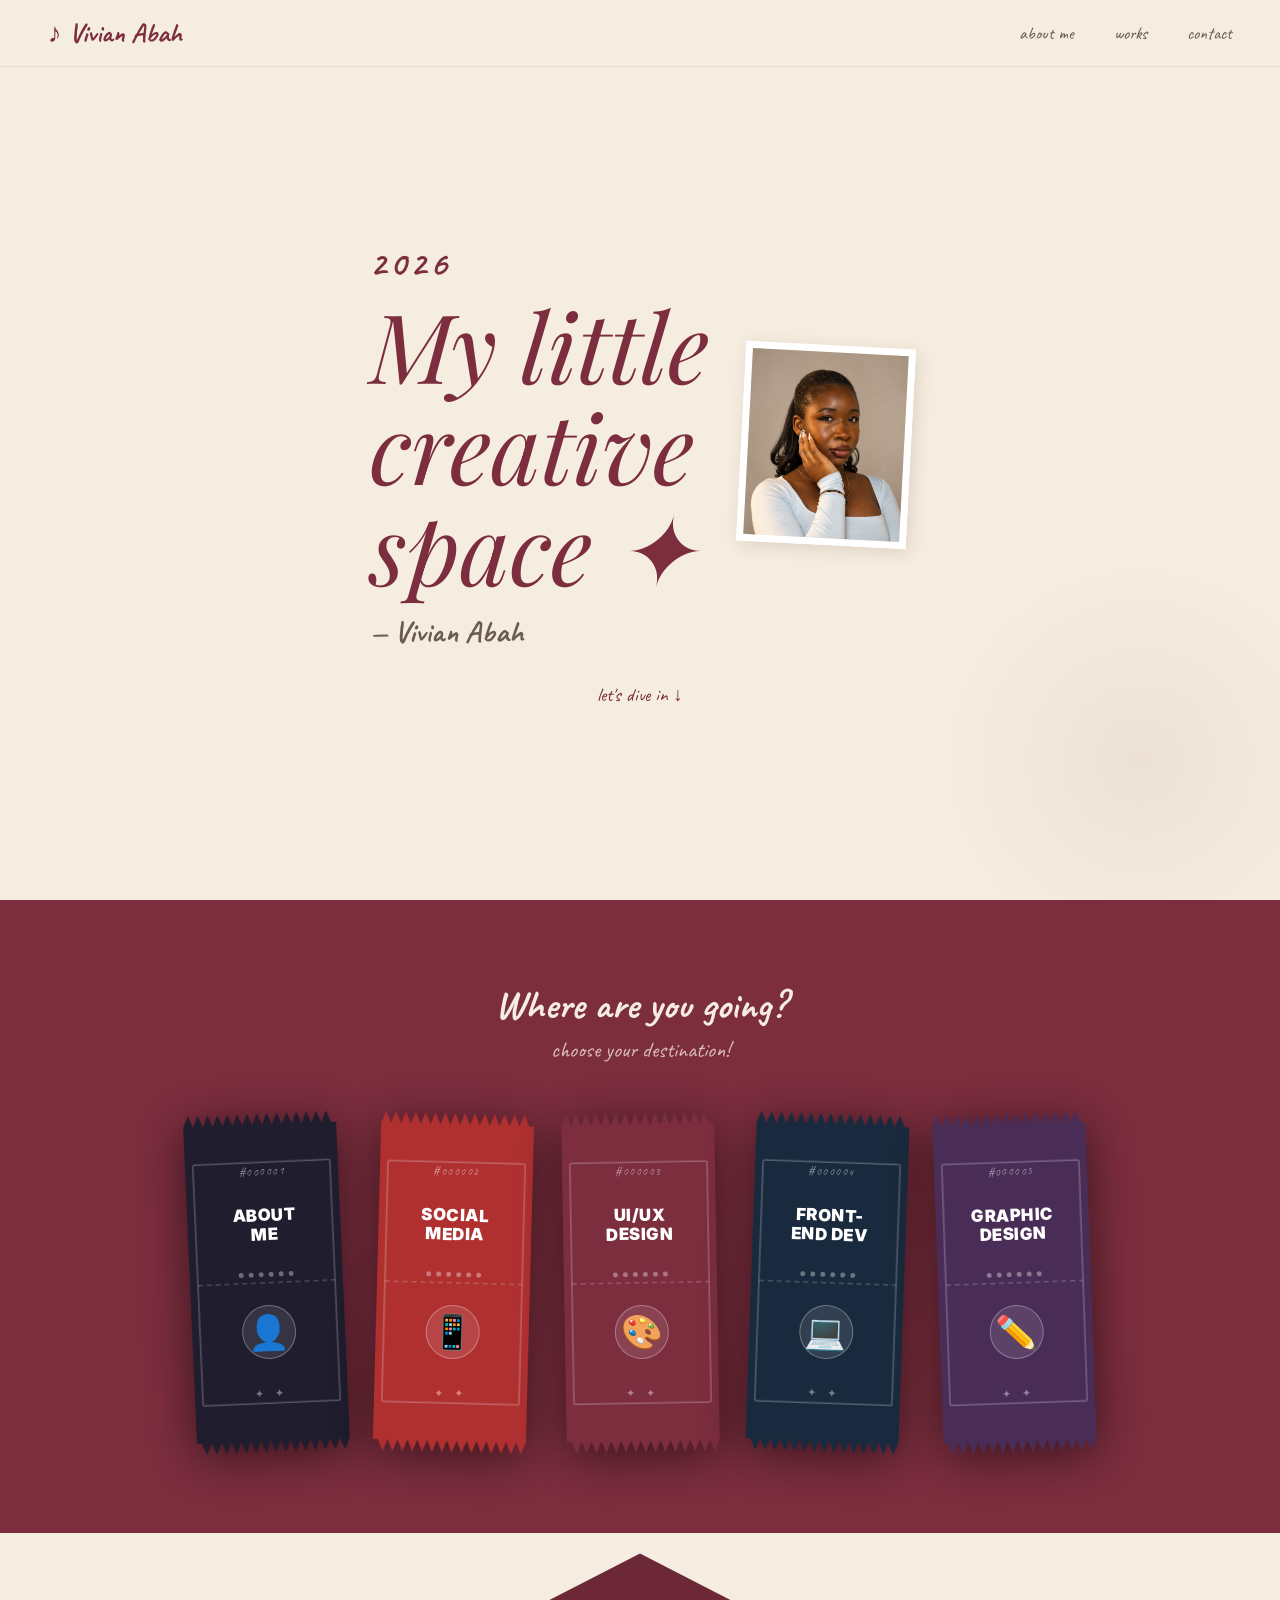
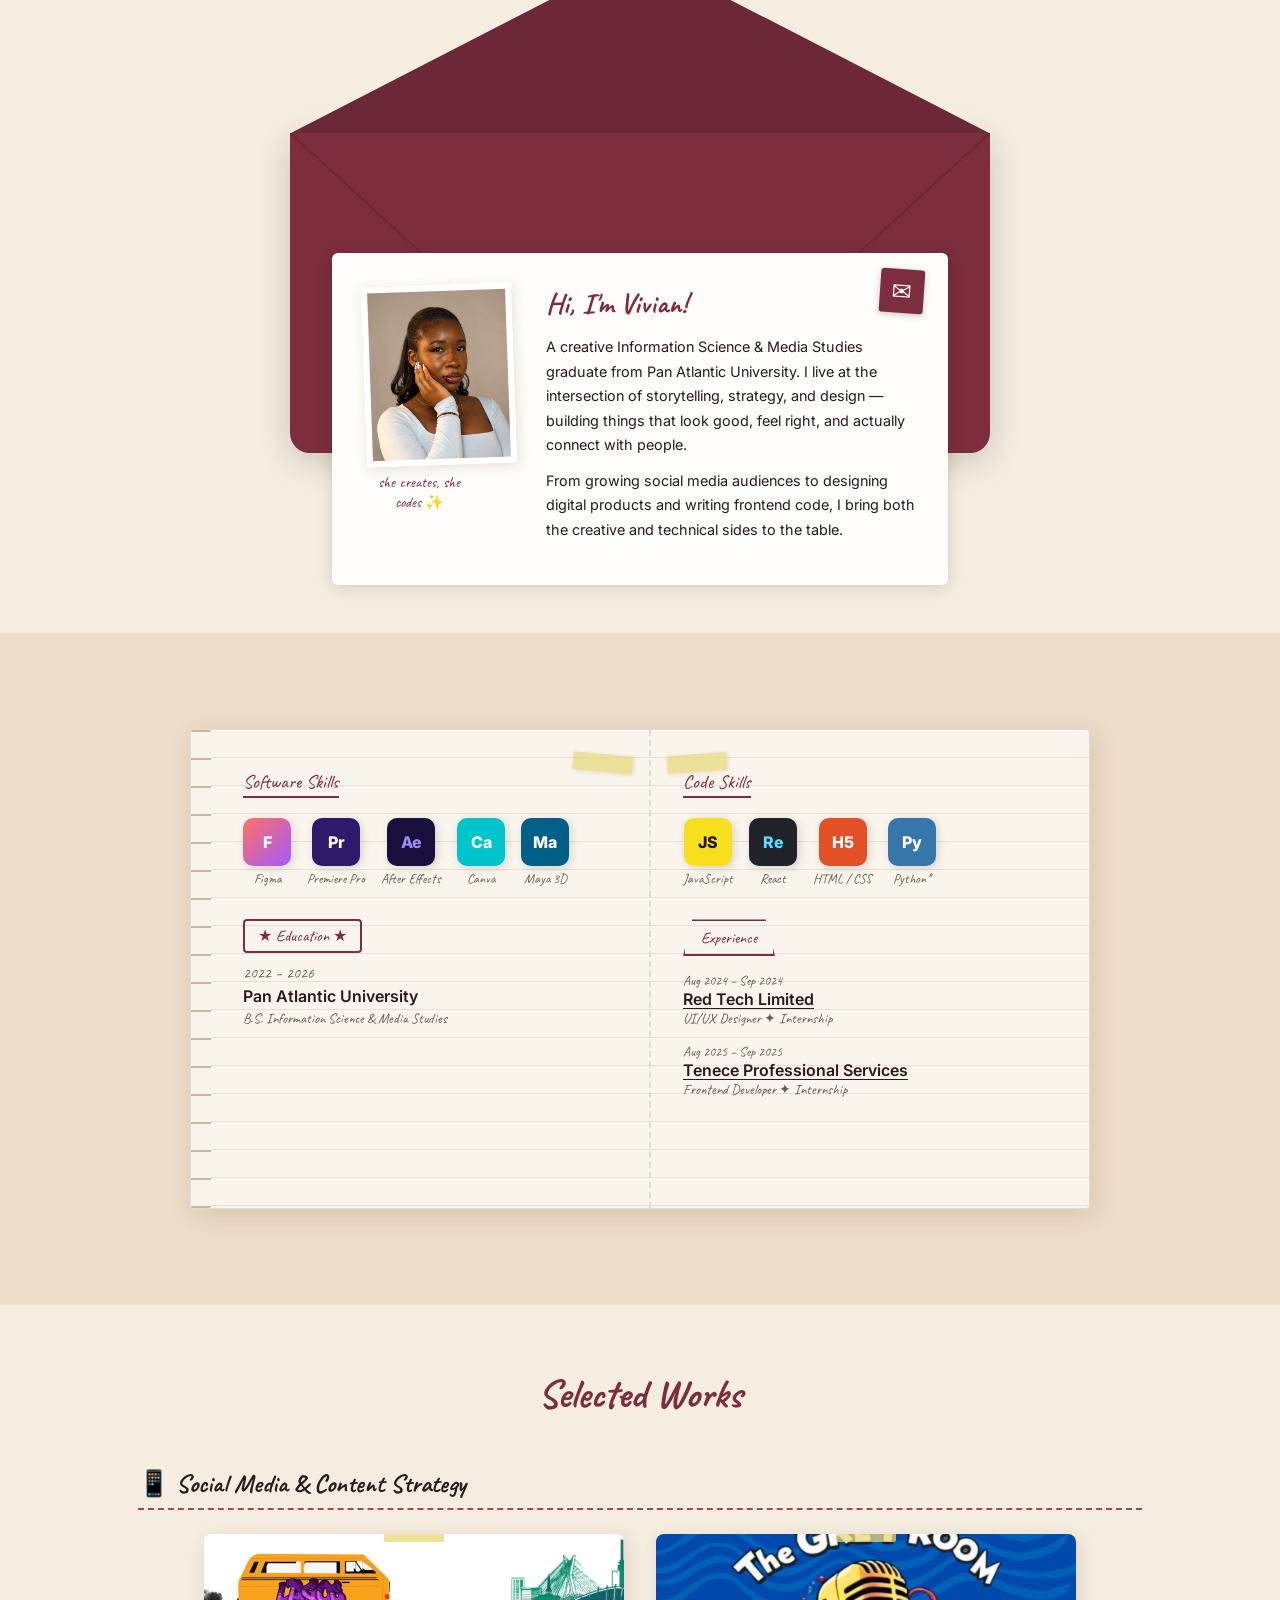
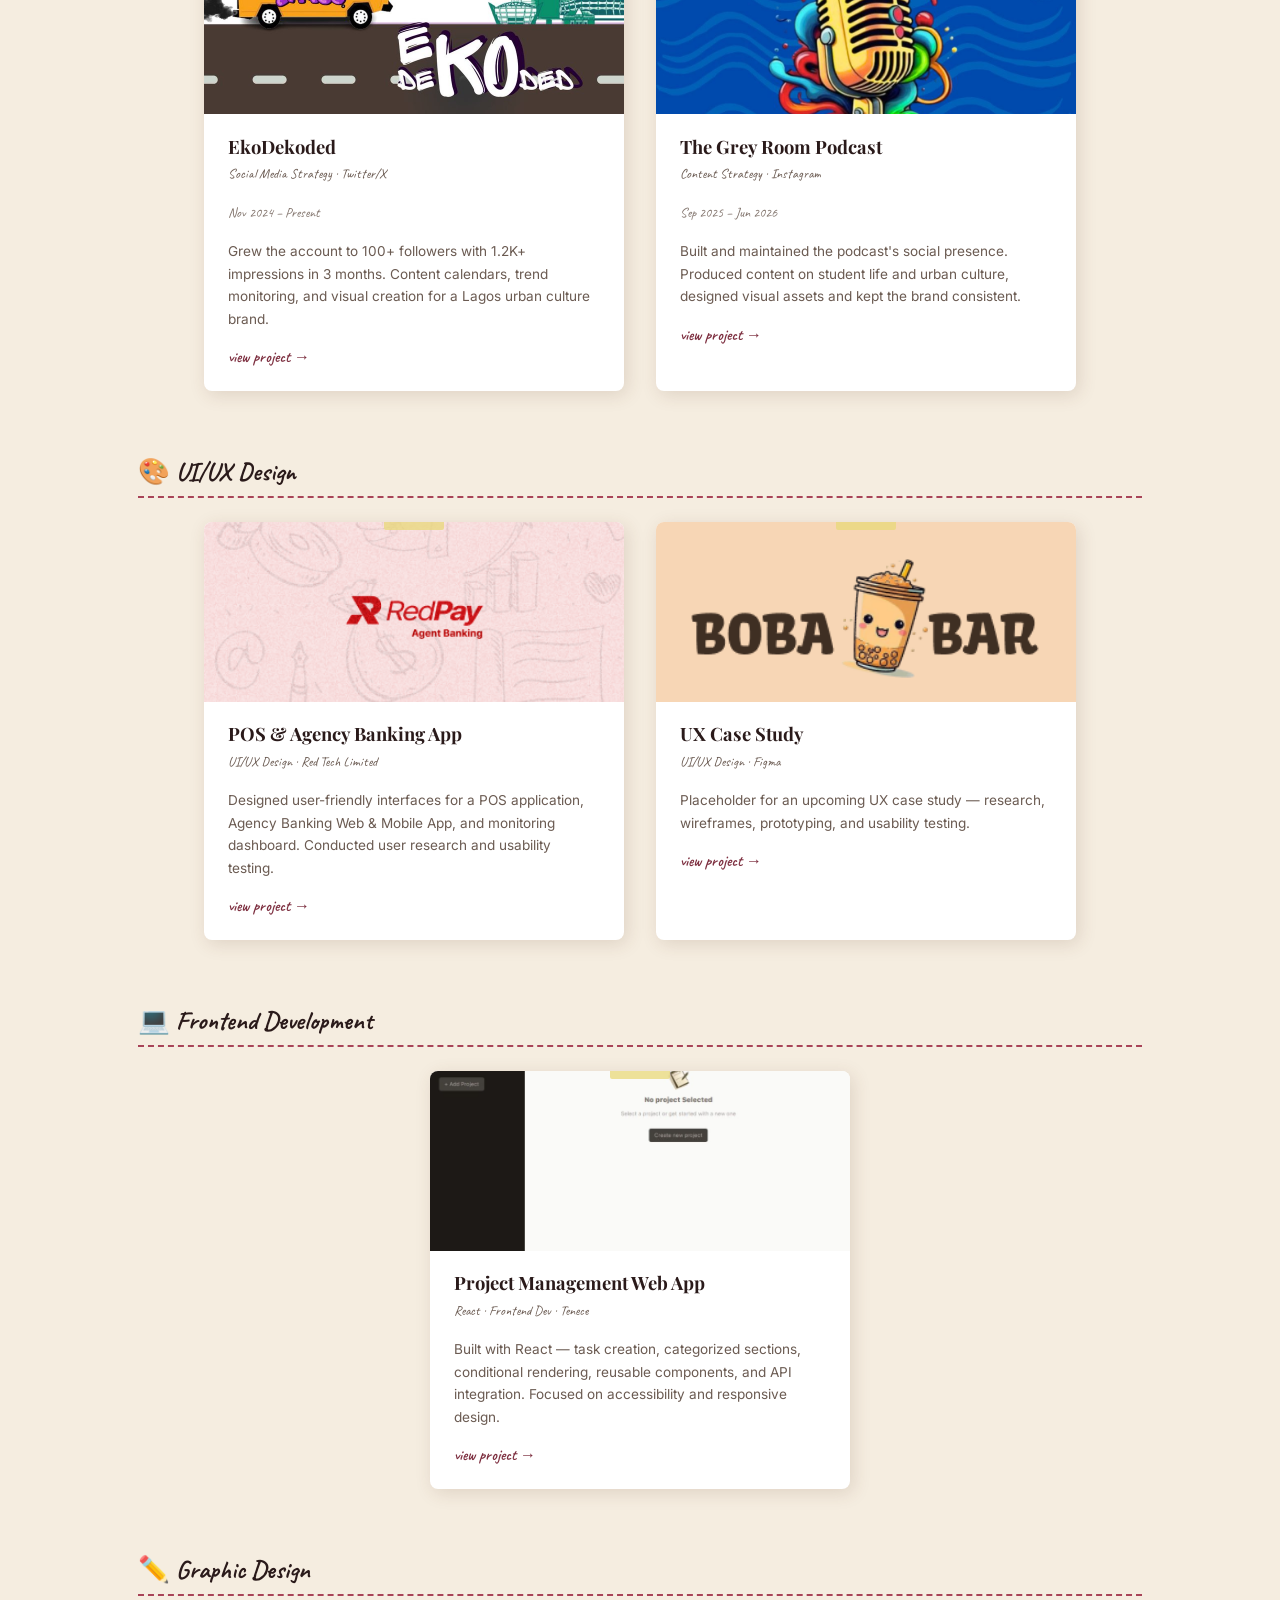
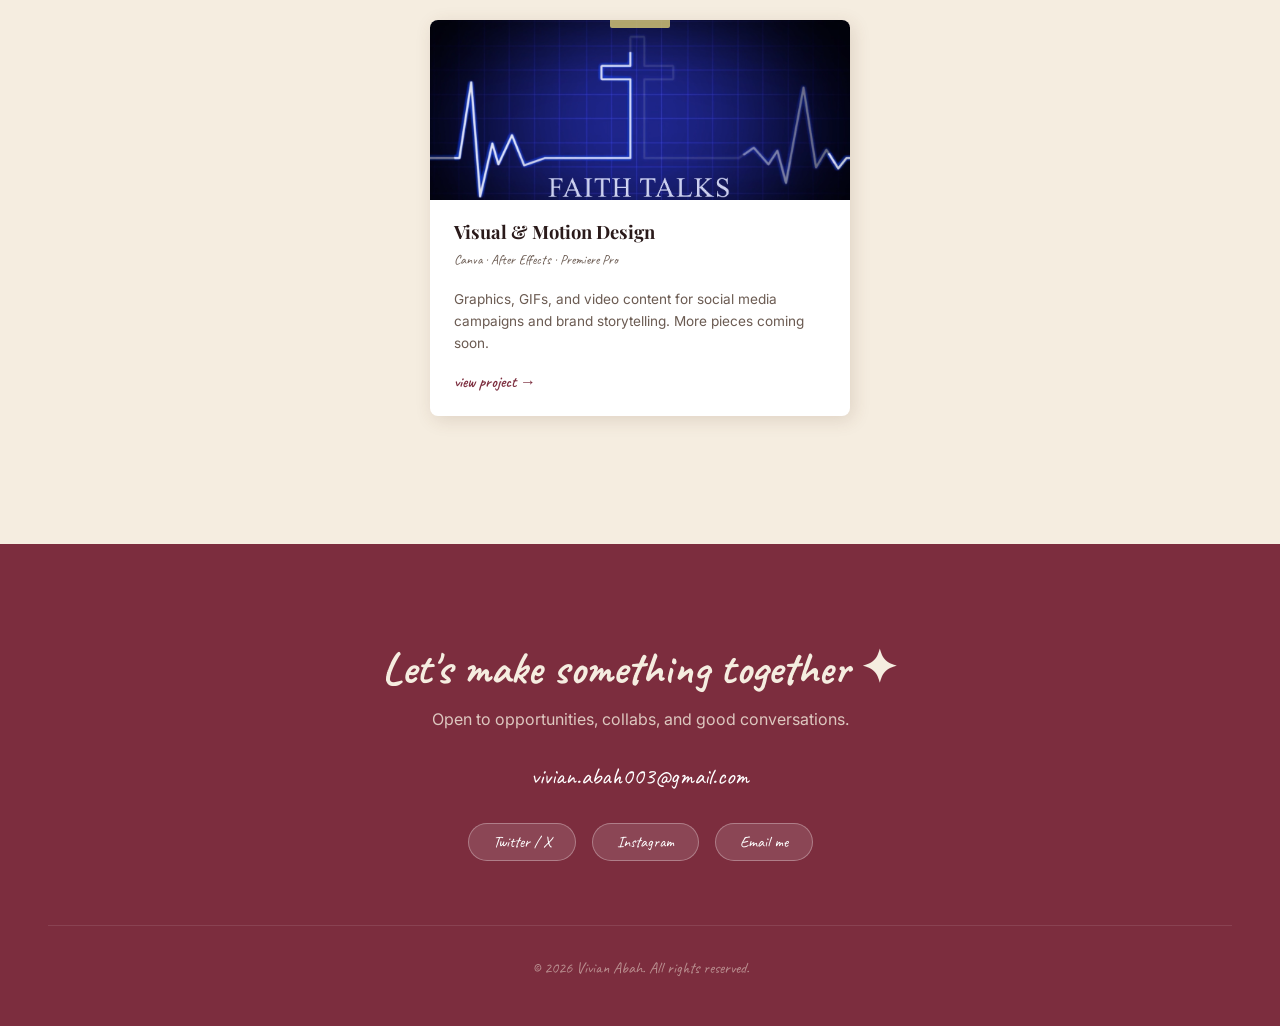
<file: index.html>
﻿<!DOCTYPE html>
<html lang="en">
<head>
  <meta charset="UTF-8" />
  <meta name="viewport" content="width=device-width, initial-scale=1.0" />
  <link rel="icon" href="./VA%20Favicon.jpeg" /> 
  <title>Vivian Abah — My Little Creative Space</title>
  <link rel="preconnect" href="https://fonts.googleapis.com" />
  <link rel="preconnect" href="https://fonts.gstatic.com" crossorigin />
  <link href="https://fonts.googleapis.com/css2?family=Caveat:wght@400;600;700&family=Playfair+Display:ital,wght@0,400;0,700;1,400&family=Inter:wght@300;400;500&display=swap" rel="stylesheet" />
  <link rel="stylesheet" href="style.css" />
</head>
<body>

  <!-- LOADER -->
  <div class="loader-screen" id="loader">
    <div class="vinyl-player">
      <div class="vinyl-record">
        <div class="vinyl-groove g1"></div>
        <div class="vinyl-groove g2"></div>
        <div class="vinyl-groove g3"></div>
        <div class="vinyl-label">
          <div class="vinyl-label-inner">
            <span class="vinyl-title caveat">Vivian</span>
            <span class="vinyl-sub caveat">Abah</span>
          </div>
        </div>
        <div class="vinyl-hole"></div>
      </div>
    </div>
    <p class="loader-text caveat">loading my little creative space<span class="dots"></span></p>
  </div>

  <!-- NAV -->
  <nav class="navbar">
    <div class="nav-logo">♪ Vivian Abah</div>
    <button class="nav-hamburger" aria-label="Open menu" aria-expanded="false">
      <span></span><span></span><span></span>
    </button>
    <ul class="nav-links">
      <li><a href="#about">about me</a></li>
      <li><a href="#works">works</a></li>
      <li><a href="#contact">contact</a></li>
    </ul>
  </nav>

  <!-- HERO -->
  <section class="hero" id="home">
    <div class="hero-text">
      <span class="hero-year caveat">2026</span>
      <div class="hero-title-wrap">
        <div class="hero-title-left">
          <span class="script-big">My little</span>
          <span class="script-big">creative</span>
          <span class="script-big">space ✦</span>
        </div>
        <span class="photo-inline">
          <img src="Confident Studio Portrait.png" alt="Vivian Abah" class="polaroid-hero" />
        </span>
      </div>
      <p class="hero-name caveat">— Vivian Abah</p>
      <div class="hero-doodle">
        <span class="caveat doodle-note">let's dive in ↓</span>
      </div>
    </div>
  </section>

  <!-- WHERE ARE YOU GOING -->
  <section class="destinations" id="works-nav">
    <h2 class="section-heading caveat">Where are you going?</h2>
    <p class="section-subheading caveat">choose your destination!</p>
    <div class="ticket-grid">

      <!-- TICKET SVG path explained:
           viewBox="-1 -13 157 346" gives room for teeth outside the 0-320 card body.
           TOP edge (y=0): sharp zigzag teeth pointing UP (to y=-12), full width,
             with a deep semicircle notch (radius 22) biting DOWN at center (x=55 to x=100).
           BOTTOM edge (y=320): mirror — teeth point DOWN (to y=332),
             same semicircle notch biting UP at center.
           LEFT & RIGHT edges: perfectly straight.
           Inner rect: y=38 height=244 — sits clear of the teeth zones.
           Mid dashed line: y=160 — perforation marker.
      -->

      <a href="#about" class="ticket" id="t1">
        <svg class="tsvg" viewBox="-1 -13 157 346" xmlns="http://www.w3.org/2000/svg">
          <path fill="#1f1d2e" d="M0,0 L5,-12 L10,0 L15,-12 L20,0 L25,-12 L30,0 L35,-12 L40,0 L45,-12 L50,0 L55,-12 L60,0 L65,-12 L70,0 L75,-12 L80,0 L85,-12 L90,0 L95,-12 L100,0 L105,-12 L110,0 L115,-12 L120,0 L125,-12 L130,0 L135,-12 L140,0 L145,-12 L150,0 L155,0 L155,320 L150,332 L145,320 L140,332 L135,320 L130,332 L125,320 L120,332 L115,320 L110,332 L105,320 L100,332 L95,320 L90,332 L85,320 L80,332 L75,320 L70,332 L65,320 L60,332 L55,320 L50,332 L45,320 L40,332 L35,320 L30,332 L25,320 L20,332 L15,320 L10,332 L5,320 L0,320 L0,0 Z"/>
          <rect x="8" y="38" width="139" height="244" rx="2" fill="none" stroke="rgba(255,255,255,0.25)" stroke-width="1.5"/>
          <line x1="8" y1="160" x2="147" y2="160" stroke="rgba(255,255,255,0.2)" stroke-width="1.5" stroke-dasharray="5,4"/>
        </svg>
        <div class="ticket-content">
          <span class="ticket-num caveat">#000001</span>
          <div class="ticket-label">ABOUT<br>ME</div>
          <div class="ticket-dots"><span></span><span></span><span></span><span></span><span></span><span></span></div>
          <div class="ticket-icon">👤</div>
          <span class="ticket-sparkle caveat">✦ ✦</span>
        </div>
      </a>

      <a href="#social" class="ticket" id="t2">
        <svg class="tsvg" viewBox="-1 -13 157 346" xmlns="http://www.w3.org/2000/svg">
          <path fill="#b03030" d="M0,0 L5,-12 L10,0 L15,-12 L20,0 L25,-12 L30,0 L35,-12 L40,0 L45,-12 L50,0 L55,-12 L60,0 L65,-12 L70,0 L75,-12 L80,0 L85,-12 L90,0 L95,-12 L100,0 L105,-12 L110,0 L115,-12 L120,0 L125,-12 L130,0 L135,-12 L140,0 L145,-12 L150,0 L155,0 L155,320 L150,332 L145,320 L140,332 L135,320 L130,332 L125,320 L120,332 L115,320 L110,332 L105,320 L100,332 L95,320 L90,332 L85,320 L80,332 L75,320 L70,332 L65,320 L60,332 L55,320 L50,332 L45,320 L40,332 L35,320 L30,332 L25,320 L20,332 L15,320 L10,332 L5,320 L0,320 L0,0 Z"/>
          <rect x="8" y="38" width="139" height="244" rx="2" fill="none" stroke="rgba(255,255,255,0.25)" stroke-width="1.5"/>
          <line x1="8" y1="160" x2="147" y2="160" stroke="rgba(255,255,255,0.2)" stroke-width="1.5" stroke-dasharray="5,4"/>
        </svg>
        <div class="ticket-content">
          <span class="ticket-num caveat">#000002</span>
          <div class="ticket-label">SOCIAL<br>MEDIA</div>
          <div class="ticket-dots"><span></span><span></span><span></span><span></span><span></span><span></span></div>
          <div class="ticket-icon">📱</div>
          <span class="ticket-sparkle caveat">✦ ✦</span>
        </div>
      </a>

      <a href="#uiux" class="ticket" id="t3">
        <svg class="tsvg" viewBox="-1 -13 157 346" xmlns="http://www.w3.org/2000/svg">
          <path fill="#7c2d3e" d="M0,0 L5,-12 L10,0 L15,-12 L20,0 L25,-12 L30,0 L35,-12 L40,0 L45,-12 L50,0 L55,-12 L60,0 L65,-12 L70,0 L75,-12 L80,0 L85,-12 L90,0 L95,-12 L100,0 L105,-12 L110,0 L115,-12 L120,0 L125,-12 L130,0 L135,-12 L140,0 L145,-12 L150,0 L155,0 L155,320 L150,332 L145,320 L140,332 L135,320 L130,332 L125,320 L120,332 L115,320 L110,332 L105,320 L100,332 L95,320 L90,332 L85,320 L80,332 L75,320 L70,332 L65,320 L60,332 L55,320 L50,332 L45,320 L40,332 L35,320 L30,332 L25,320 L20,332 L15,320 L10,332 L5,320 L0,320 L0,0 Z"/>
          <rect x="8" y="38" width="139" height="244" rx="2" fill="none" stroke="rgba(255,255,255,0.25)" stroke-width="1.5"/>
          <line x1="8" y1="160" x2="147" y2="160" stroke="rgba(255,255,255,0.2)" stroke-width="1.5" stroke-dasharray="5,4"/>
        </svg>
        <div class="ticket-content">
          <span class="ticket-num caveat">#000003</span>
          <div class="ticket-label">UI/UX<br>DESIGN</div>
          <div class="ticket-dots"><span></span><span></span><span></span><span></span><span></span><span></span></div>
          <div class="ticket-icon">🎨</div>
          <span class="ticket-sparkle caveat">✦ ✦</span>
        </div>
      </a>

      <a href="#dev" class="ticket" id="t4">
        <svg class="tsvg" viewBox="-1 -13 157 346" xmlns="http://www.w3.org/2000/svg">
          <path fill="#1a2a3e" d="M0,0 L5,-12 L10,0 L15,-12 L20,0 L25,-12 L30,0 L35,-12 L40,0 L45,-12 L50,0 L55,-12 L60,0 L65,-12 L70,0 L75,-12 L80,0 L85,-12 L90,0 L95,-12 L100,0 L105,-12 L110,0 L115,-12 L120,0 L125,-12 L130,0 L135,-12 L140,0 L145,-12 L150,0 L155,0 L155,320 L150,332 L145,320 L140,332 L135,320 L130,332 L125,320 L120,332 L115,320 L110,332 L105,320 L100,332 L95,320 L90,332 L85,320 L80,332 L75,320 L70,332 L65,320 L60,332 L55,320 L50,332 L45,320 L40,332 L35,320 L30,332 L25,320 L20,332 L15,320 L10,332 L5,320 L0,320 L0,0 Z"/>
          <rect x="8" y="38" width="139" height="244" rx="2" fill="none" stroke="rgba(255,255,255,0.25)" stroke-width="1.5"/>
          <line x1="8" y1="160" x2="147" y2="160" stroke="rgba(255,255,255,0.2)" stroke-width="1.5" stroke-dasharray="5,4"/>
        </svg>
        <div class="ticket-content">
          <span class="ticket-num caveat">#000004</span>
          <div class="ticket-label">FRONT-<br>END DEV</div>
          <div class="ticket-dots"><span></span><span></span><span></span><span></span><span></span><span></span></div>
          <div class="ticket-icon">💻</div>
          <span class="ticket-sparkle caveat">✦ ✦</span>
        </div>
      </a>

      <a href="#graphic" class="ticket" id="t5">
        <svg class="tsvg" viewBox="-1 -13 157 346" xmlns="http://www.w3.org/2000/svg">
          <path fill="#4a2d56" d="M0,0 L5,-12 L10,0 L15,-12 L20,0 L25,-12 L30,0 L35,-12 L40,0 L45,-12 L50,0 L55,-12 L60,0 L65,-12 L70,0 L75,-12 L80,0 L85,-12 L90,0 L95,-12 L100,0 L105,-12 L110,0 L115,-12 L120,0 L125,-12 L130,0 L135,-12 L140,0 L145,-12 L150,0 L155,0 L155,320 L150,332 L145,320 L140,332 L135,320 L130,332 L125,320 L120,332 L115,320 L110,332 L105,320 L100,332 L95,320 L90,332 L85,320 L80,332 L75,320 L70,332 L65,320 L60,332 L55,320 L50,332 L45,320 L40,332 L35,320 L30,332 L25,320 L20,332 L15,320 L10,332 L5,320 L0,320 L0,0 Z"/>
          <rect x="8" y="38" width="139" height="244" rx="2" fill="none" stroke="rgba(255,255,255,0.25)" stroke-width="1.5"/>
          <line x1="8" y1="160" x2="147" y2="160" stroke="rgba(255,255,255,0.2)" stroke-width="1.5" stroke-dasharray="5,4"/>
        </svg>
        <div class="ticket-content">
          <span class="ticket-num caveat">#000005</span>
          <div class="ticket-label">GRAPHIC<br>DESIGN</div>
          <div class="ticket-dots"><span></span><span></span><span></span><span></span><span></span><span></span></div>
          <div class="ticket-icon">✏️</div>
          <span class="ticket-sparkle caveat">✦ ✦</span>
        </div>
      </a>

    </div>
  </section>

<!-- ABOUT — envelope style -->
  <section class="about-section" id="about">
    <div class="envelope-wrap">
      
      <div class="envelope-outer">
        <div class="envelope-flap"></div>
        <div class="envelope-body">
          <svg class="envelope-lines" viewBox="0 0 900 360" preserveAspectRatio="none" xmlns="http://www.w3.org/2000/svg">
            <line x1="0" y1="0" x2="450" y2="360" stroke="rgba(0,0,0,0.15)" stroke-width="2"/>
            <line x1="900" y1="0" x2="450" y2="360" stroke="rgba(0,0,0,0.15)" stroke-width="2"/>
          </svg>
        </div>
      </div>
      <div class="letter-card">
        <div class="letter-polaroid">
          <img src="Confident Studio Portrait.png" alt="Vivian" />
          <p class="caveat polaroid-caption">she creates, she codes ✨</p>
        </div>
        <div class="letter-text">
          <h3 class="caveat letter-greeting">Hi, I'm Vivian!</h3>
          <p>A creative Information Science & Media Studies graduate from Pan Atlantic University. I live at the intersection of storytelling, strategy, and design — building things that look good, feel right, and actually connect with people.</p>
          <p>From growing social media audiences to designing digital products and writing frontend code, I bring both the creative and technical sides to the table.</p>
          <div class="stamp">✉</div>
        </div>
      </div>

      <!-- 3. Envelope Front Pocket with precise corner-to-center folding lines -->
      <div class="envelope-pocket">
        <div class="flap-left"></div>
        <div class="flap-right"></div>
        <div class="flap-bottom"></div>
      </div>

    </div>
  </section>

  <!-- SKILLS — notebook spread -->
  <section class="skills-section" id="skills">
    <div class="notebook">
      <div class="notebook-spine"></div>
      <div class="notebook-left">
        <div class="notebook-label caveat">Software Skills</div>
        <div class="skills-icons">
          <div class="skill-badge"><div class="skill-icon figma-icon">F</div><span class="caveat">Figma</span></div>
          <div class="skill-badge"><div class="skill-icon pr-icon">Pr</div><span class="caveat">Premiere Pro</span></div>
          <div class="skill-badge"><div class="skill-icon ae-icon">Ae</div><span class="caveat">After Effects</span></div>
          <div class="skill-badge"><div class="skill-icon canva-icon">Ca</div><span class="caveat">Canva</span></div>
          <div class="skill-badge"><div class="skill-icon maya-icon">Ma</div><span class="caveat">Maya 3D</span></div>
        </div>
        <div class="tape tape-1"></div>
        <div class="skills-edu">
          <div class="edu-stamp caveat">★ Education ★</div>
          <p class="caveat edu-year">2022 – 2026</p>
          <p class="edu-school">Pan Atlantic University</p>
          <p class="caveat edu-degree">B.S. Information Science & Media Studies</p>
        </div>
      </div>
      <div class="notebook-right">
        <div class="notebook-label caveat">Code Skills</div>
        <div class="skills-icons">
          <div class="skill-badge"><div class="skill-icon js-icon">JS</div><span class="caveat">JavaScript</span></div>
          <div class="skill-badge"><div class="skill-icon react-icon">Re</div><span class="caveat">React</span></div>
          <div class="skill-badge"><div class="skill-icon html-icon">H5</div><span class="caveat">HTML / CSS</span></div>
          <div class="skill-badge"><div class="skill-icon py-icon">Py</div><span class="caveat">Python*</span></div>
        </div>
        <div class="tape tape-2"></div>
        <div class="experience-block">
          <div class="triangle-badge caveat">Experience</div>
          <div class="exp-list">
            <div class="exp-item">
              <p class="caveat exp-date">Aug 2024 – Sep 2024</p>
              <p class="exp-company">Red Tech Limited</p>
              <p class="caveat exp-role">UI/UX Designer ✦ Internship</p>
            </div>
            <div class="exp-item">
              <p class="caveat exp-date">Aug 2025 – Sep 2025</p>
              <p class="exp-company">Tenece Professional Services</p>
              <p class="caveat exp-role">Frontend Developer ✦ Internship</p>
            </div>
          </div>
        </div>
      </div>
    </div>
  </section>

  <!-- WORKS -->
  <section class="works-section" id="works">
    <h2 class="section-heading caveat">Selected Works</h2>

    <div class="work-category" id="social">
      <h3 class="category-title caveat">📱 Social Media & Content Strategy</h3>
      <div class="projects-grid">
        <div class="project-card">
          <div class="project-img"><img src="ekodekoded-cover.jpg.jpeg" alt="EkoDekoded" /></div>
          <div class="project-info">
            <h4>EkoDekoded</h4>
            <p class="caveat project-tag">Social Media Strategy · Twitter/X</p>
            <p class="caveat project-duration">Nov 2024 – Present</p>
            <p>Grew the account to 100+ followers with 1.2K+ impressions in 3 months. Content calendars, trend monitoring, and visual creation for a Lagos urban culture brand.</p>
            <a href="https://x.com/ekodekoded?s=21" target="_blank" class="project-link caveat">view project →</a>
          </div>
        </div>
        <div class="project-card">
          <div class="project-img"><img src="The GreyRoom.jpeg" alt="The Grey Room Podcast" /></div>
          <div class="project-info">
            <h4>The Grey Room Podcast</h4>
            <p class="caveat project-tag">Content Strategy · Instagram</p>
            <p class="caveat project-duration">Sep 2025 – Jun 2026</p>
            <p>Built and maintained the podcast's social presence. Produced content on student life and urban culture, designed visual assets and kept the brand consistent.</p>
            <a href="https://www.instagram.com/thegreyroom.pausc" target="_blank" class="project-link caveat">view project →</a>
          </div>
        </div>
      </div>
    </div>

    <div class="work-category" id="uiux">
      <h3 class="category-title caveat">🎨 UI/UX Design</h3>
      <div class="projects-grid">
        <div class="project-card">
          <div class="project-img"><img src="REDPAY.png" alt="POS App" /></div>
          <div class="project-info">
            <h4>POS & Agency Banking App</h4>
            <p class="caveat project-tag">UI/UX Design · Red Tech Limited</p>
            <p>Designed user-friendly interfaces for a POS application, Agency Banking Web & Mobile App, and monitoring dashboard. Conducted user research and usability testing.</p>
            <a href="project-pos-banking.html" class="project-link caveat">view project →</a>
          </div>
        </div>
        <div class="project-card">
          <div class="project-img"><img src="BOBA BAR.png" alt="UX Case Study" /></div>
          <div class="project-info">
            <h4>UX Case Study</h4>
            <p class="caveat project-tag">UI/UX Design · Figma</p>
            <p>Placeholder for an upcoming UX case study — research, wireframes, prototyping, and usability testing.</p>
            <a href="project-ux-case-study.html" class="project-link caveat">view project →</a>
          </div>
        </div>
      </div>
    </div>

    <div class="work-category" id="dev">
      <h3 class="category-title caveat">💻 Frontend Development</h3>
      <div class="projects-grid">
        <div class="project-card">
          <div class="project-img"><img src="Project Management Web App.png" alt="PM App" /></div>
          <div class="project-info">
            <h4>Project Management Web App</h4>
            <p class="caveat project-tag">React · Frontend Dev · Tenece</p>
            <p>Built with React — task creation, categorized sections, conditional rendering, reusable components, and API integration. Focused on accessibility and responsive design.</p>
            <a href="project-management-app.html" class="project-link caveat">view project →</a>
          </div>
        </div>
      </div>
    </div>

    <div class="work-category" id="graphic">
      <h3 class="category-title caveat">✏️ Graphic Design</h3>
      <div class="projects-grid">
        <div class="project-card">
          <div class="project-img"><img src="Faith Talks.png" alt="Graphic Design" /></div>
          <div class="project-info">
            <h4>Visual & Motion Design</h4>
            <p class="caveat project-tag">Canva · After Effects · Premiere Pro</p>
            <p>Graphics, GIFs, and video content for social media campaigns and brand storytelling. More pieces coming soon.</p>
            <a href="project-visual-motion.html" class="project-link caveat">view project →</a>
          </div>
        </div>
      </div>
    </div>
  </section>

  <!-- CONTACT -->
  <section class="contact-section" id="contact">
    <div class="contact-inner">
      <h2 class="caveat contact-title">Let's make something together ✦</h2>
      <p class="contact-sub">Open to opportunities, collabs, and good conversations.</p>
      <a href="mailto:vivian.abah003@gmail.com" class="contact-email caveat">vivian.abah003@gmail.com</a>
      <div class="contact-links">
        <a href="https://x.com/ekodekoded?s=21" target="_blank" class="contact-pill caveat">Twitter / X</a>
        <a href="https://www.instagram.com/vivian.ug?stkn=MWQ1eWx3cTg3NzlhbQ%3D%3D&utm_source=qr" target="_blank" class="contact-pill caveat">Instagram</a>
        <a href="mailto:vivian.abah003@gmail.com" class="contact-pill caveat">Email me</a>
      </div>
    </div>
    <footer class="site-footer caveat">
      © 2026 Vivian Abah. All rights reserved.
    </footer>
  </section>

  <script src="script.js"></script>
</body>
</html>
</file>
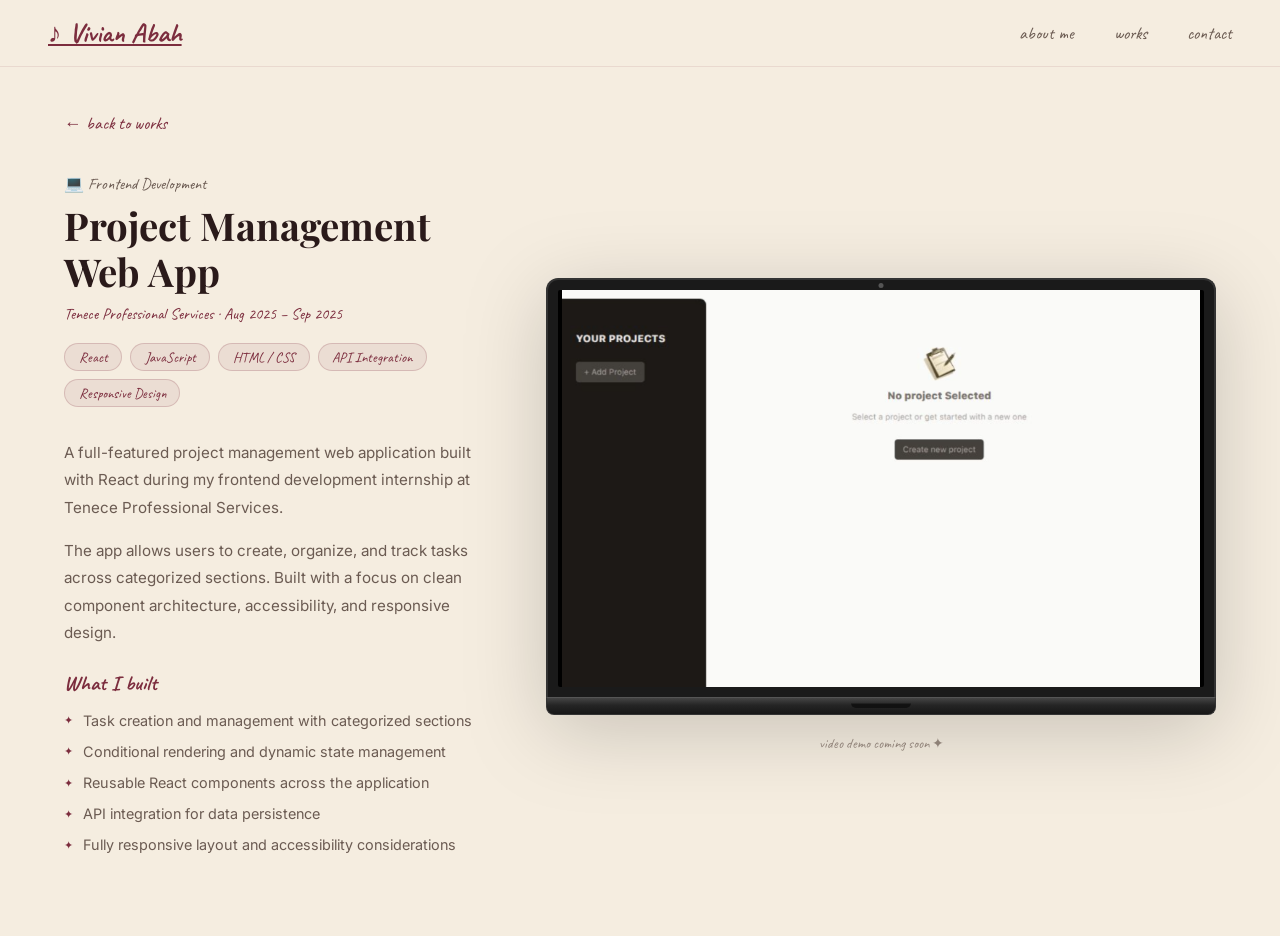
<file: project-management-app.html>
<!DOCTYPE html>
<html lang="en">
<head>
  <meta charset="UTF-8" />
  <meta name="viewport" content="width=device-width, initial-scale=1.0" />
  <link rel="icon" href="./VA%20Favicon.jpeg" /> 
  <title>Project Management App — Vivian Abah</title>
  <link rel="preconnect" href="https://fonts.googleapis.com" />
  <link rel="preconnect" href="https://fonts.gstatic.com" crossorigin />
  <link href="https://fonts.googleapis.com/css2?family=Caveat:wght@400;600;700&family=Playfair+Display:ital,wght@0,400;0,700;1,400&family=Inter:wght@300;400;500&display=swap" rel="stylesheet" />
  <link rel="stylesheet" href="style.css" />
  <link rel="stylesheet" href="project.css" />
</head>
<body>

  <!-- NAV -->
  <nav class="navbar">
    <a href="index.html" class="nav-logo">♪ Vivian Abah</a>
    <ul class="nav-links">
      <li><a href="index.html#about">about me</a></li>
      <li><a href="index.html#works">works</a></li>
      <li><a href="index.html#contact">contact</a></li>
    </ul>
  </nav>

  <main class="project-page">

    <a href="index.html#dev" class="back-link caveat">← back to works</a>

    <div class="project-detail">

      <!-- LEFT: Info -->
      <div class="project-detail-info">
        <p class="caveat detail-category">💻 Frontend Development</p>
        <h1 class="detail-title">Project Management Web App</h1>
        <p class="caveat detail-meta">Tenece Professional Services · Aug 2025 – Sep 2025</p>
        <div class="detail-tags">
          <span class="detail-tag caveat">React</span>
          <span class="detail-tag caveat">JavaScript</span>
          <span class="detail-tag caveat">HTML / CSS</span>
          <span class="detail-tag caveat">API Integration</span>
          <span class="detail-tag caveat">Responsive Design</span>
        </div>
        <div class="detail-description">
          <p>A full-featured project management web application built with React during my frontend development internship at Tenece Professional Services.</p>
          <p>The app allows users to create, organize, and track tasks across categorized sections. Built with a focus on clean component architecture, accessibility, and responsive design.</p>
          <h3 class="caveat detail-subhead">What I built</h3>
          <ul class="detail-list">
            <li>Task creation and management with categorized sections</li>
            <li>Conditional rendering and dynamic state management</li>
            <li>Reusable React components across the application</li>
            <li>API integration for data persistence</li>
            <li>Fully responsive layout and accessibility considerations</li>
          </ul>
        </div>
      </div>

      <!-- RIGHT: Laptop mockup -->
      <div class="project-detail-visual">
        <div class="laptop-mockup">
          <div class="laptop-screen">
            <div class="laptop-screen-inner">
              <img src="Project Management Web App.png" alt="Project Management Web App" class="laptop-demo" id="demo-media" />
            </div>
          </div>
          <div class="laptop-base">
            <div class="laptop-notch"></div>
          </div>
        </div>
        <p class="caveat mockup-hint">video demo coming soon ✦</p>
      </div>

    </div>
  </main>

  <script src="script.js"></script>
</body>
</html>
</file>
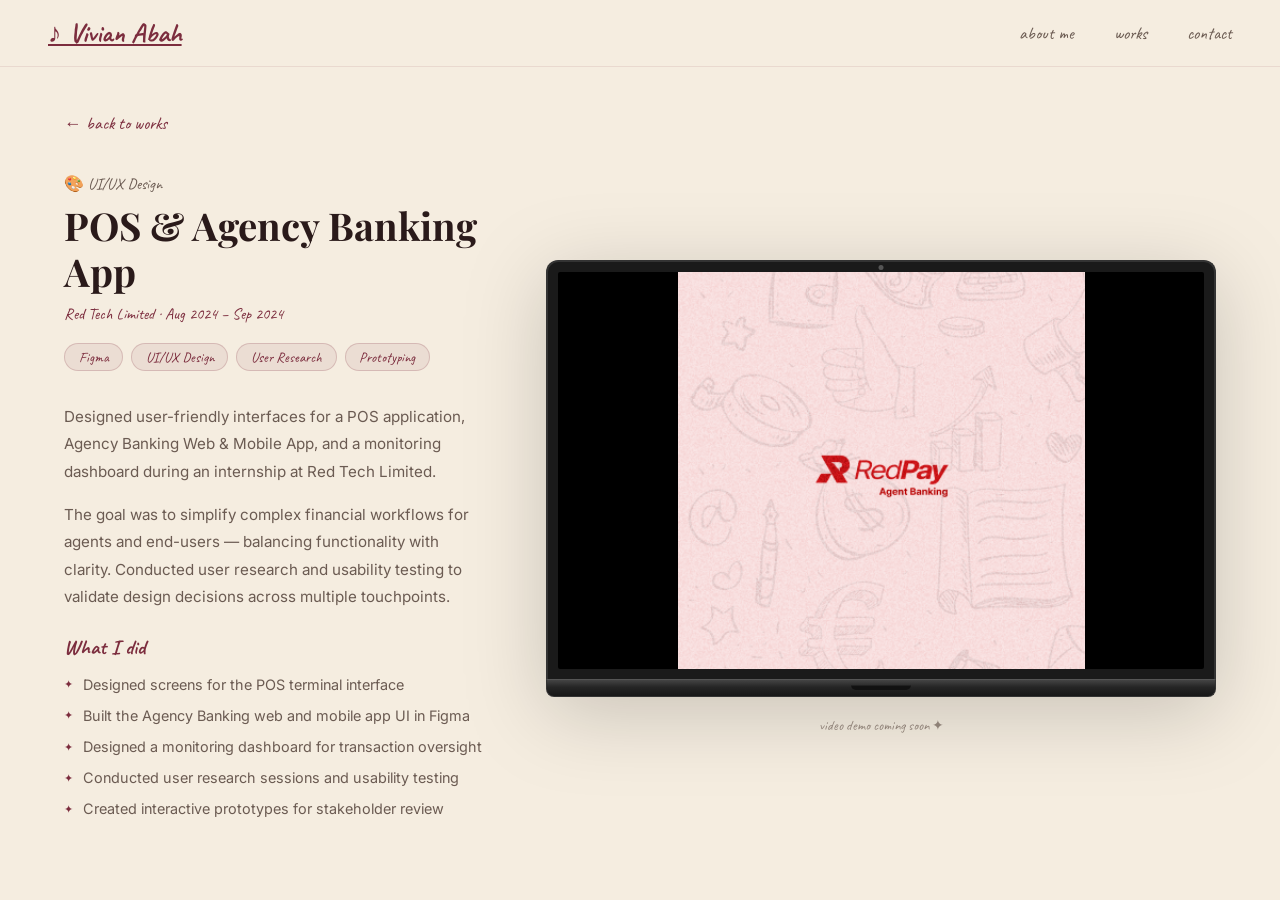
<file: project-pos-banking.html>
<!DOCTYPE html>
<html lang="en">
<head>
  <meta charset="UTF-8" />
  <meta name="viewport" content="width=device-width, initial-scale=1.0" />
  <link rel="icon" type="image/jpeg" href="./VA%20Favicon.jpeg?v=2" />  
  <title>POS & Agency Banking App — Vivian Abah</title>
  <link rel="preconnect" href="https://fonts.googleapis.com" />
  <link rel="preconnect" href="https://fonts.gstatic.com" crossorigin />
  <link href="https://fonts.googleapis.com/css2?family=Caveat:wght@400;600;700&family=Playfair+Display:ital,wght@0,400;0,700;1,400&family=Inter:wght@300;400;500&display=swap" rel="stylesheet" />
  <link rel="stylesheet" href="style.css" />
  <link rel="stylesheet" href="project.css" />
</head>
<body>

  <!-- NAV -->
  <nav class="navbar">
    <a href="index.html" class="nav-logo">♪ Vivian Abah</a>
    <ul class="nav-links">
      <li><a href="index.html#about">about me</a></li>
      <li><a href="index.html#works">works</a></li>
      <li><a href="index.html#contact">contact</a></li>
    </ul>
  </nav>

  <main class="project-page">

    <!-- Back link -->
    <a href="index.html#uiux" class="back-link caveat">← back to works</a>

    <div class="project-detail">

      <!-- LEFT: Info -->
      <div class="project-detail-info">
        <p class="caveat detail-category">🎨 UI/UX Design</p>
        <h1 class="detail-title">POS & Agency Banking App</h1>
        <p class="caveat detail-meta">Red Tech Limited · Aug 2024 – Sep 2024</p>
        <div class="detail-tags">
          <span class="detail-tag caveat">Figma</span>
          <span class="detail-tag caveat">UI/UX Design</span>
          <span class="detail-tag caveat">User Research</span>
          <span class="detail-tag caveat">Prototyping</span>
        </div>
        <div class="detail-description">
          <p>Designed user-friendly interfaces for a POS application, Agency Banking Web & Mobile App, and a monitoring dashboard during an internship at Red Tech Limited.</p>
          <p>The goal was to simplify complex financial workflows for agents and end-users — balancing functionality with clarity. Conducted user research and usability testing to validate design decisions across multiple touchpoints.</p>
          <h3 class="caveat detail-subhead">What I did</h3>
          <ul class="detail-list">
            <li>Designed screens for the POS terminal interface</li>
            <li>Built the Agency Banking web and mobile app UI in Figma</li>
            <li>Designed a monitoring dashboard for transaction oversight</li>
            <li>Conducted user research sessions and usability testing</li>
            <li>Created interactive prototypes for stakeholder review</li>
          </ul>
        </div>
      </div>

      <!-- RIGHT: Laptop mockup -->
      <div class="project-detail-visual">
        <div class="laptop-mockup">
          <div class="laptop-screen">
            <div class="laptop-screen-inner">
              <img src="REDPAY.png" alt="POS & Agency Banking App" class="laptop-demo" id="demo-media" />
            </div>
          </div>
          <div class="laptop-base">
            <div class="laptop-notch"></div>
          </div>
        </div>
        <p class="caveat mockup-hint">video demo coming soon ✦</p>
      </div>

    </div>
  </main>

  <script src="script.js"></script>
</body>
</html>
</file>
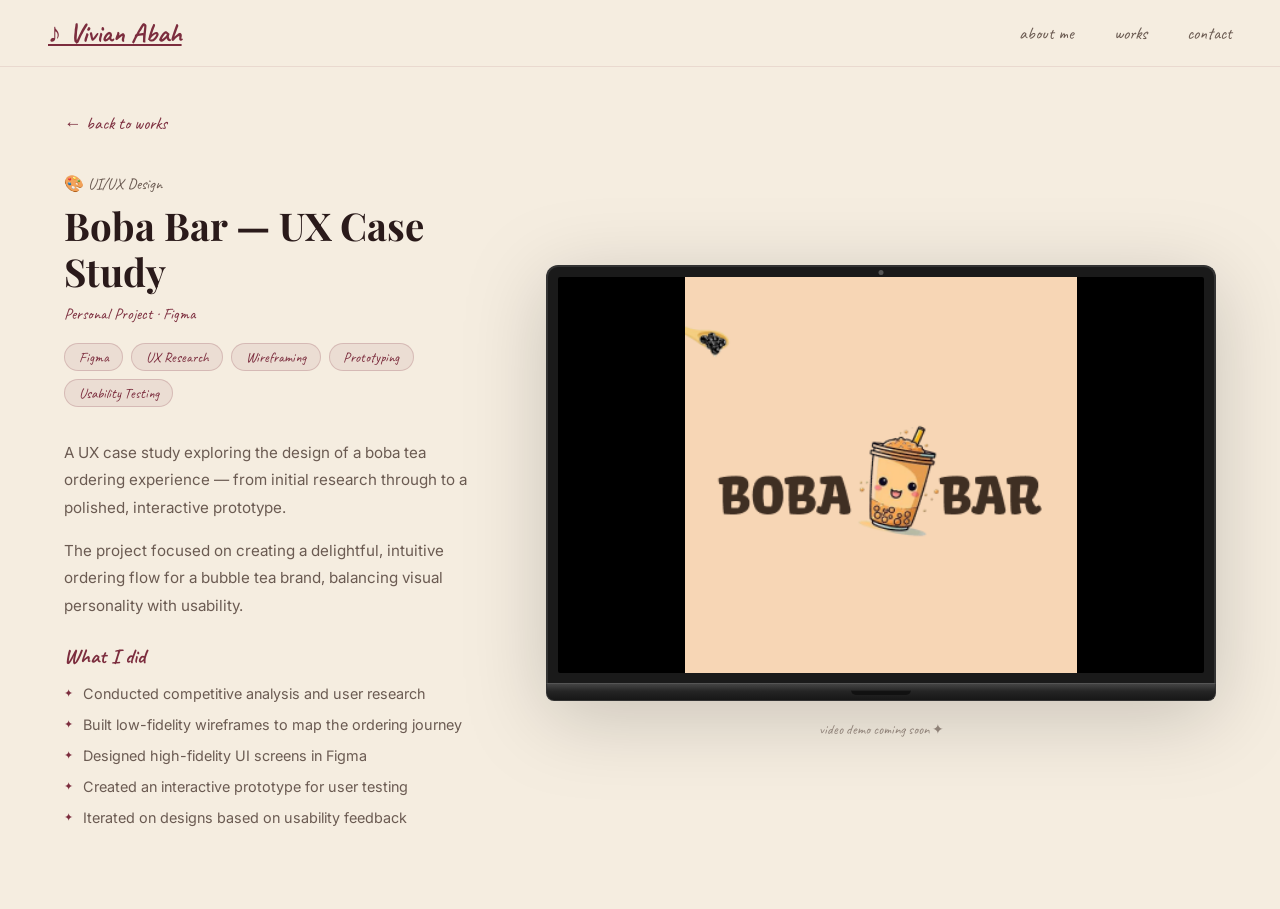
<file: project-ux-case-study.html>
<!DOCTYPE html>
<html lang="en">
<head>
  <meta charset="UTF-8" />
  <meta name="viewport" content="width=device-width, initial-scale=1.0" />
  <link rel="icon" type="image/jpeg" href="./VA%20Favicon.jpeg?v=2" /> 
  <title>UX Case Study — Vivian Abah</title>
  <link rel="preconnect" href="https://fonts.googleapis.com" />
  <link rel="preconnect" href="https://fonts.gstatic.com" crossorigin />
  <link href="https://fonts.googleapis.com/css2?family=Caveat:wght@400;600;700&family=Playfair+Display:ital,wght@0,400;0,700;1,400&family=Inter:wght@300;400;500&display=swap" rel="stylesheet" />
  <link rel="stylesheet" href="style.css" />
  <link rel="stylesheet" href="project.css" />
</head>
<body>

  <!-- NAV -->
  <nav class="navbar">
    <a href="index.html" class="nav-logo">♪ Vivian Abah</a>
    <ul class="nav-links">
      <li><a href="index.html#about">about me</a></li>
      <li><a href="index.html#works">works</a></li>
      <li><a href="index.html#contact">contact</a></li>
    </ul>
  </nav>

  <main class="project-page">

    <a href="index.html#uiux" class="back-link caveat">← back to works</a>

    <div class="project-detail">

      <!-- LEFT: Info -->
      <div class="project-detail-info">
        <p class="caveat detail-category">🎨 UI/UX Design</p>
        <h1 class="detail-title">Boba Bar — UX Case Study</h1>
        <p class="caveat detail-meta">Personal Project · Figma</p>
        <div class="detail-tags">
          <span class="detail-tag caveat">Figma</span>
          <span class="detail-tag caveat">UX Research</span>
          <span class="detail-tag caveat">Wireframing</span>
          <span class="detail-tag caveat">Prototyping</span>
          <span class="detail-tag caveat">Usability Testing</span>
        </div>
        <div class="detail-description">
          <p>A UX case study exploring the design of a boba tea ordering experience — from initial research through to a polished, interactive prototype.</p>
          <p>The project focused on creating a delightful, intuitive ordering flow for a bubble tea brand, balancing visual personality with usability.</p>
          <h3 class="caveat detail-subhead">What I did</h3>
          <ul class="detail-list">
            <li>Conducted competitive analysis and user research</li>
            <li>Built low-fidelity wireframes to map the ordering journey</li>
            <li>Designed high-fidelity UI screens in Figma</li>
            <li>Created an interactive prototype for user testing</li>
            <li>Iterated on designs based on usability feedback</li>
          </ul>
        </div>
      </div>

      <!-- RIGHT: Laptop mockup -->
      <div class="project-detail-visual">
        <div class="laptop-mockup">
          <div class="laptop-screen">
            <div class="laptop-screen-inner">
              <img src="BOBA BAR.png" alt="Boba Bar UX Case Study" class="laptop-demo" id="demo-media" />
            </div>
          </div>
          <div class="laptop-base">
            <div class="laptop-notch"></div>
          </div>
        </div>
        <p class="caveat mockup-hint">video demo coming soon ✦</p>
      </div>

    </div>
  </main>

  <script src="script.js"></script>
</body>
</html>
</file>
<file: style.css>
/* ============================
   LOADER
   ============================ */
.loader-screen {
  position: fixed;
  inset: 0;
  z-index: 9999;
  background: var(--cream, #f5ede0);
  display: flex;
  flex-direction: column;
  align-items: center;
  justify-content: center;
  gap: 2.5rem;
  transition: opacity 0.7s ease, visibility 0.7s ease;
}
.loader-screen.hide {
  opacity: 0;
  visibility: hidden;
  pointer-events: none;
}
.vinyl-player {
  position: relative;
  width: 200px;
  height: 200px;
}
.vinyl-record {
  width: 200px;
  height: 200px;
  border-radius: 50%;
  background: radial-gradient(circle at 50% 50%,
    #1a1a1a 0%, #2a2a2a 30%, #1a1a1a 31%,
    #2d2d2d 50%, #1a1a1a 51%, #2a2a2a 70%, #1a1a1a 100%
  );
  position: absolute;
  top: 0; left: 0;
  animation: spin 2s linear infinite;
  box-shadow: 0 8px 32px rgba(0,0,0,0.25);
  display: flex;
  align-items: center;
  justify-content: center;
}
@keyframes spin {
  from { transform: rotate(0deg); }
  to   { transform: rotate(360deg); }
}
.vinyl-groove {
  position: absolute;
  border-radius: 50%;
  border: 1px solid rgba(255,255,255,0.07);
  top: 50%; left: 50%;
  transform: translate(-50%, -50%);
}
.g1 { width: 160px; height: 160px; }
.g2 { width: 120px; height: 120px; }
.g3 { width:  80px; height:  80px; }
.vinyl-label {
  width: 70px;
  height: 70px;
  border-radius: 50%;
  background: var(--crimson, #7c2d3e);
  position: absolute;
  top: 50%; left: 50%;
  transform: translate(-50%, -50%);
  display: flex;
  align-items: center;
  justify-content: center;
  box-shadow: 0 2px 8px rgba(0,0,0,0.3);
}
.vinyl-label-inner {
  display: flex;
  flex-direction: column;
  align-items: center;
  line-height: 1;
}
.vinyl-title {
  font-family: 'Caveat', cursive;
  font-size: 0.85rem;
  color: #fff;
  font-weight: 700;
}
.vinyl-sub {
  font-family: 'Caveat', cursive;
  font-size: 0.7rem;
  color: rgba(255,255,255,0.75);
}
.vinyl-hole {
  width: 10px;
  height: 10px;
  border-radius: 50%;
  background: #1a1a1a;
  position: absolute;
  top: 50%; left: 50%;
  transform: translate(-50%, -50%);
  z-index: 2;
}
.loader-text {
  font-family: 'Caveat', cursive;
  font-size: 1.3rem;
  color: var(--crimson, #7c2d3e);
  letter-spacing: 0.5px;
}
.dots::after {
  content: '...';
  animation: dotBlink 1.5s infinite steps(3, start);
}
@keyframes dotBlink {
  0% { opacity: 0.2; }
  50% { opacity: 1; }
  100% { opacity: 0.2; }
}

/* ============================
   BASE & RESET
   ============================ */
*, *::before, *::after {
  box-sizing: border-box;
  margin: 0;
  padding: 0;
}
:root {
  --cream: #f5ede0;
  --cream-dark: #ecddc8;
  --crimson: #7c2d3e;
  --crimson-light: #a84458;
  --dark: #1a1a1a;
  --navy: #1a2a3e;
  --mauve: #4a2d4e;
  --text: #2a1a1a;
  --text-light: #6b5b52;
  --shadow: rgba(100, 60, 40, 0.15);
}
html { scroll-behavior: smooth; }
body {
  font-family: 'Inter', sans-serif;
  background-color: var(--cream);
  color: var(--text);
  overflow-x: hidden;
}
.caveat { font-family: 'Caveat', cursive; }

/* ============================
   NAVBAR
   ============================ */
.navbar {
  position: fixed;
  top: 0; left: 0; right: 0;
  z-index: 100;
  display: flex;
  align-items: center;
  justify-content: space-between;
  padding: 1rem 3rem;
  background: rgba(245, 237, 224, 0.92);
  backdrop-filter: blur(8px);
  border-bottom: 1px solid rgba(124, 45, 62, 0.1);
}
.nav-logo {
  font-family: 'Caveat', cursive;
  font-size: 1.7rem;
  font-weight: 700;
  color: var(--crimson);
}
.nav-hamburger {
  display: none;
}
.nav-links {
  display: flex;
  list-style: none;
  gap: 2.5rem;
}
.nav-links a {
  font-family: 'Caveat', cursive;
  font-size: 1.1rem;
  color: var(--text-light);
  text-decoration: none;
  position: relative;
  transition: color 0.2s;
}
.nav-links a::after {
  content: '';
  position: absolute;
  bottom: -2px; left: 0;
  width: 0; height: 1px;
  background: var(--crimson);
  transition: width 0.3s;
}
.nav-links a:hover { color: var(--crimson); }
.nav-links a:hover::after { width: 100%; }

/* ============================
   HERO
   ============================ */
.hero {
  min-height: 100vh;
  display: flex;
  align-items: center;
  justify-content: center;
  padding: 6rem 3rem 3rem;
  background-color: var(--cream);
  position: relative;
  overflow: hidden;
}
.hero::before {
  content: '';
  position: absolute;
  bottom: -60px; right: -60px;
  width: 400px; height: 400px;
  background: radial-gradient(circle, rgba(124,45,62,0.06) 0%, transparent 70%);
  border-radius: 50%;
}
.hero-text {
  text-align: left;
  max-width: 800px;
}
.hero-year {
  font-family: 'Caveat', cursive;
  font-size: 2.2rem;
  font-weight: 700;
  color: var(--crimson);
  display: block;
  margin-bottom: 0.5rem;
  letter-spacing: 4px;
}
.script-big {
  font-family: 'Playfair Display', serif;
  font-style: italic;
  font-size: clamp(3rem, 8vw, 6rem);
  color: var(--crimson);
  display: inline-block;
}
.hero-title-wrap {
  display: flex;
  flex-direction: row;
  align-items: center;
  gap: 2rem;
  text-align: left;
}
.hero-title-left {
  display: flex;
  flex-direction: column;
  line-height: 1.05;
}
.photo-inline {
  display: inline-block;
  position: relative;
  transform: rotate(3deg);
  flex-shrink: 0;
}
.polaroid-hero {
  width: 170px; height: 200px;
  object-fit: cover;
  object-position: top;
  border: 7px solid #fff;
  box-shadow: 3px 4px 16px var(--shadow);
  display: block;
}
.hero-name {
  font-size: 1.9rem;
  font-family: 'Caveat', cursive;
  font-weight: 700;
  color: var(--text-light);
  margin-top: 1rem;
  display: block;
}
.hero-doodle {
  margin-top: 2rem;
  display: flex;
  flex-direction: column;
  align-items: center;
  gap: 0.5rem;
}
.doodle-note {
  font-size: 1.2rem;
  color: var(--crimson);
  animation: bounce 2s infinite;
}
@keyframes bounce {
  0%, 100% { transform: translateY(0); }
  50%      { transform: translateY(6px); }
}

/* ============================
   DESTINATIONS / TICKETS
   ============================ */
.destinations {
  background-color: var(--crimson);
  padding: 5rem 3rem;
  text-align: center;
}
.section-heading {
  font-size: 2.5rem;
  color: var(--cream);
  margin-bottom: 0.3rem;
}
.section-subheading {
  font-size: 1.4rem;
  color: rgba(245,237,224,0.75);
  margin-bottom: 3rem;
}
.ticket-grid {
  display: flex;
  flex-wrap: wrap;
  gap: 2rem;
  justify-content: center;
  max-width: 960px;
  margin: 0 auto;
  align-items: center;
}
.ticket {
  text-decoration: none;
  display: block;
  position: relative;
  width: 155px;
  transition: transform 0.3s cubic-bezier(.34,1.56,.64,1);
  cursor: pointer;
}
#t1 { transform: rotate(-2.5deg); }
#t2 { transform: rotate(1.5deg);  }
#t3 { transform: rotate(-1deg);   }
#t4 { transform: rotate(2deg);    }
#t5 { transform: rotate(-2deg);   }
.ticket:hover {
  transform: translateY(-12px) rotate(0deg) scale(1.06) !important;
  z-index: 10;
}
.tsvg {
  width: 100%;
  display: block;
  filter: drop-shadow(0 8px 24px rgba(0,0,0,0.55));
  overflow: visible;
}
.ticket-content {
  position: absolute;
  inset: 0;
  display: flex;
  flex-direction: column;
  align-items: center;
  justify-content: space-evenly;
  padding: 26px 14px;
  z-index: 2;
}
.ticket-num {
  font-family: 'Caveat', cursive;
  font-size: 0.68rem;
  letter-spacing: 1.5px;
  opacity: 0.5;
  color: #fff;
}
.ticket-label {
  font-family: 'Inter', sans-serif;
  font-weight: 900;
  font-size: 1.05rem;
  text-align: center;
  letter-spacing: 0.5px;
  line-height: 1.15;
  text-transform: uppercase;
  color: #fff;
}
.ticket-dots {
  display: flex;
  gap: 5px;
  align-items: center;
}
.ticket-dots span {
  display: block;
  width: 5px; height: 5px;
  border-radius: 50%;
  background: rgba(255,255,255,0.35);
}
.ticket-icon {
  font-size: 2.1rem;
  line-height: 1;
  display: flex;
  align-items: center;
  justify-content: center;
  width: 54px; height: 54px;
  border-radius: 50%;
  background: rgba(255,255,255,0.1);
  border: 1.5px solid rgba(255,255,255,0.3);
}
.ticket-sparkle {
  font-size: 0.7rem;
  color: rgba(255,255,255,0.4);
  font-family: 'Caveat', cursive;
  letter-spacing: 4px;
}

/* ============================
   ABOUT — ENVELOPE
   ============================ */
.about-section {
  padding: 5rem 3rem 3rem;
  background-color: var(--cream);
  display: flex;
  justify-content: center;
  position: relative;
}
.envelope-wrap {
  position: relative;
  width: 100%;
  max-width: 700px;
  padding-top: 180px; 
  margin-top: -60px; 
}
.envelope-outer {
  position: relative;
  width: 100%;
  z-index: 1;
}
.envelope-flap {
  width: 100%;
  height: 180px;
  background: var(--crimson);
  position: absolute;
  top: 0;
  left: 0;
  z-index: 4;
  filter: brightness(.88);
  clip-path: polygon(0 100%, 50% 0, 100% 100%);
  transform: translateY(-100%);
}

.envelope-body {
  background: var(--crimson);
  width: 100%;
  height: 320px;
  border-radius: 0 0 20px 20px;
  position: relative;
  z-index: 2;
  box-shadow: 0 8px 32px rgba(0, 0, 0, .18);
  overflow: hidden;
  margin-bottom: 80px;
}
.envelope-lines {
  position: absolute;
  top: 0; left: 0;
  width: 100%; height: 100%;
  pointer-events: none;
}
.letter-card {
  background: #fffdf9;
  border-radius: 6px;
  padding: 2rem;
  display: flex;
  gap: 2rem;
  align-items: flex-start;
  box-shadow: 0 2px 16px rgba(0,0,0,0.15);
  position: relative;
  z-index: 3;
  width: 88%;
  margin: 0 auto;
  margin-top: -280px; 
  transform: rotate(-3deg);
}
.letter-polaroid {
  flex-shrink: 0;
  text-align: center;
}
.letter-polaroid img {
  width: 150px;
  height: 180px;
  object-fit: cover;
  object-position: top;
  border: 6px solid #fff;
  box-shadow: 2px 3px 12px var(--shadow);
  display: block;
  transform: rotate(-2deg);
}
.polaroid-caption {
  font-size: 0.95rem;
  color: var(--crimson);
  margin-top: 0.4rem;
  max-width: 110px;
}
.letter-text { flex: 1; }
.letter-greeting {
  font-size: 1.8rem;
  color: var(--crimson);
  margin-bottom: 0.8rem;
}
.letter-text p {
  font-size: 0.9rem;
  color: var(--text);
  line-height: 1.7;
  margin-bottom: 0.7rem;
}
.stamp {
  position: absolute;
  top: 1rem; right: 1.5rem;
  width: 44px; height: 44px;
  background: var(--crimson);
  border-radius: 3px;
  display: flex;
  align-items: center;
  justify-content: center;
  font-size: 1.5rem;
  color: #fff;
  box-shadow: 0 2px 6px rgba(0,0,0,0.2);
  transform: rotate(4deg);
}

/* ============================
   SKILLS — NOTEBOOK
   ============================ */
.skills-section {
  padding: 6rem 3rem;
  background-color: var(--cream-dark);
  display: flex;
  justify-content: center;
}
.notebook {
  display: flex;
  max-width: 900px;
  width: 100%;
  background: #faf5ec;
  border-radius: 4px;
  box-shadow: 4px 6px 24px var(--shadow);
  position: relative;
  min-height: 480px;
  border: 1px solid #ddd;
}
.notebook-spine {
  width: 20px;
  background: repeating-linear-gradient(
    180deg, #c8b8a2 0px, #c8b8a2 2px, #faf5ec 2px, #faf5ec 28px
  );
  border-radius: 2px;
  flex-shrink: 0;
}
.notebook-left,
.notebook-right {
  flex: 1;
  padding: 2.5rem 2rem;
  position: relative;
}
.notebook-left {
  border-right: 2px dashed #ddd;
  background-image: repeating-linear-gradient(
    transparent, transparent 27px, #e8ddd0 27px, #e8ddd0 28px
  );
}
.notebook-right {
  background-image: repeating-linear-gradient(
    transparent, transparent 27px, #e8ddd0 27px, #e8ddd0 28px
  );
}
.notebook-label {
  font-size: 1.2rem;
  color: var(--crimson);
  margin-bottom: 1.2rem;
  display: inline-block;
  border-bottom: 2px solid var(--crimson);
  padding-bottom: 2px;
}
.skills-icons {
  display: flex;
  flex-wrap: wrap;
  gap: 1rem;
  margin-bottom: 2rem;
}
.skill-badge {
  display: flex;
  flex-direction: column;
  align-items: center;
  gap: 0.3rem;
}
.skill-badge span {
  font-size: 0.85rem;
  color: var(--text-light);
}
.skill-icon {
  width: 48px; height: 48px;
  border-radius: 10px;
  display: flex;
  align-items: center;
  justify-content: center;
  font-weight: 800;
  font-size: 1rem;
  color: #fff;
  box-shadow: 2px 2px 8px rgba(0,0,0,0.15);
  transition: transform 0.2s;
}
.skill-icon:hover { transform: scale(1.1); }
.figma-icon  { background: linear-gradient(135deg, #ff7262, #a259ff); }
.pr-icon     { background: #2d1a6b; }
.ae-icon     { background: #1a0e3d; color: #9b8af4; }
.canva-icon  { background: #00c4cc; }
.maya-icon   { background: #005f87; }
.js-icon     { background: #f7df1e; color: #1a1a1a; }
.react-icon  { background: #20232a; color: #61dafb; }
.html-icon   { background: #e34f26; }
.py-icon     { background: #3776ab; }
.tape {
  position: absolute;
  width: 60px; height: 18px;
  background: rgba(232, 216, 122, 0.7);
  border-radius: 2px;
  box-shadow: 1px 1px 4px rgba(0,0,0,0.1);
}
.tape-1 { top: 1.5rem; right: 1rem; transform: rotate(5deg); }
.tape-2 { top: 1.5rem; left: 1rem; transform: rotate(-4deg); }
.skills-edu { margin-top: 1rem; }
.edu-stamp {
  display: inline-block;
  border: 2px solid var(--crimson);
  color: var(--crimson);
  padding: 0.3rem 0.8rem;
  border-radius: 4px;
  font-size: 1rem;
  margin-bottom: 0.6rem;
}
.edu-year { font-size: 0.95rem; color: var(--text-light); }
.edu-school {
  font-weight: 600;
  font-size: 1rem;
  color: var(--text);
  margin: 0.2rem 0;
}
.edu-degree { font-size: 0.9rem; color: var(--text-light); }
.experience-block { margin-top: 1rem; }
.triangle-badge {
  display: inline-block;
  border: 2px solid var(--crimson);
  color: var(--crimson);
  padding: 0.4rem 1rem;
  font-size: 1rem;
  clip-path: polygon(10% 0%, 90% 0%, 100% 100%, 0% 100%);
  margin-bottom: 1rem;
}
.exp-list {
  display: flex;
  flex-direction: column;
  gap: 1rem;
}
.exp-date { font-size: 0.85rem; color: var(--text-light); }
.exp-company {
  font-weight: 600;
  font-size: 1rem;
  color: var(--text);
  text-decoration: underline;
  text-underline-offset: 3px;
}
.exp-role { font-size: 0.9rem; color: var(--text-light); }

/* ============================
   WORKS
   ============================ */
.works-section {
  padding: 4rem 3rem;
  background-color: var(--cream);
  max-width: 1100px;
  margin: 0 auto;
}
.works-section .section-heading {
  color: var(--crimson);
  font-size: 2.5rem;
  margin-bottom: 3rem;
  text-align: center;
}
.work-category { margin-bottom: 4rem; }
.category-title {
  font-size: 1.6rem;
  color: var(--text);
  margin-bottom: 1.5rem;
  padding-bottom: 0.5rem;
  border-bottom: 2px dashed var(--crimson-light);
}
.projects-grid {
  display: grid;
  grid-template-columns: repeat(auto-fit, minmax(300px, 420px));
  gap: 2rem;
  justify-content: center;
  justify-items: center;
}
.project-card {
  width: 100%;
  max-width: 420px;
  background: #fff;
  border-radius: 8px;
  overflow: hidden;
  box-shadow: 3px 4px 18px var(--shadow);
  transition: transform 0.25s, box-shadow 0.25s;
  position: relative;
}
.project-card::before {
  content: '';
  position: absolute;
  top: -10px; left: 50%;
  transform: translateX(-50%);
  width: 60px; height: 18px;
  background: rgba(232, 216, 122, 0.75);
  border-radius: 2px;
  z-index: 1;
}
.project-card:hover {
  transform: translateY(-5px) rotate(0.5deg);
  box-shadow: 6px 10px 28px var(--shadow);
}
.project-img img {
  width: 100%;
  height: 180px;
  object-fit: cover;
  display: block;
}
.project-info { padding: 1.2rem 1.5rem 1.5rem; }
.project-info h4 {
  font-family: 'Playfair Display', serif;
  font-size: 1.15rem;
  color: var(--text);
  margin-bottom: 0.3rem;
}
.project-tag {
  font-size: 0.9rem;
  color: var(--crimson);
  margin-bottom: 0.3rem;
  display: block;
}
.project-duration {
  font-size: 1rem;
  color: var(--text-light);
  opacity: 0.85;
  margin-bottom: 0.6rem;
  display: block;
}
.project-info p {
  font-size: 0.85rem;
  color: var(--text-light);
  line-height: 1.65;
  margin-bottom: 1rem;
}
.project-link {
  font-size: 1rem;
  color: var(--crimson);
  text-decoration: none;
  font-weight: 600;
  transition: color 0.2s;
}
.project-link:hover { color: var(--crimson-light); }

/* ============================
   CONTACT
   ============================ */
.contact-section {
  background-color: var(--crimson);
  padding: 6rem 3rem 3rem;
  text-align: center;
}
.contact-inner {
  max-width: 600px;
  margin: 0 auto;
}
.contact-title {
  font-size: 2.8rem;
  color: var(--cream);
  margin-bottom: 0.8rem;
}
.contact-sub {
  font-size: 1rem;
  color: rgba(245,237,224,0.8);
  margin-bottom: 2rem;
}
.contact-email {
  display: block;
  font-size: 1.5rem;
  color: #fff;
  text-decoration: none;
  margin-bottom: 2rem;
  transition: opacity 0.2s;
}
.contact-email:hover { opacity: 0.8; }
.contact-links {
  display: flex;
  gap: 1rem;
  justify-content: center;
  flex-wrap: wrap;
  margin-bottom: 4rem;
}
.contact-pill {
  background: rgba(255,255,255,0.12);
  border: 1px solid rgba(255,255,255,0.3);
  color: #fff;
  text-decoration: none;
  padding: 0.5rem 1.5rem;
  border-radius: 999px;
  font-size: 1rem;
  transition: background 0.2s;
}
.contact-pill:hover { background: rgba(255,255,255,0.25); }
.site-footer {
  font-size: 1rem;
  color: rgba(245,237,224,0.5);
  padding-top: 2rem;
  border-top: 1px solid rgba(255,255,255,0.1);
}

/* ============================
   SCROLL REVEAL
   ============================ */
.reveal {
  opacity: 0;
  transform: translateY(30px);
  transition: opacity 0.7s ease, transform 0.7s ease;
}
.reveal.visible {
  opacity: 1;
  transform: translateY(0);
}

/* ============================
   RESPONSIVE
   ============================ */
@media (min-width: 1400px) {
  .hero-text { max-width: 1000px; }
  .works-section { padding: 6rem 6rem; }
}

@media (max-width: 1024px) {
  .navbar { padding: 1rem 2rem; }
  .envelope-wrap { max-width: 90%; }
  .notebook { flex-direction: column; }
  .notebook-left { border-right: none; border-bottom: 2px dashed #ddd; }
  .notebook-spine {
    width: 100%; height: 16px;
    background: repeating-linear-gradient(90deg, #c8b8a2 0px, #c8b8a2 2px, #faf5ec 2px, #faf5ec 28px);
  }
  .projects-grid { grid-template-columns: repeat(auto-fit, minmax(260px, 420px)); }
}

@media (max-width: 768px) {
  .navbar { padding: 1rem 1.5rem; }
  .nav-links {
    display: none;
    flex-direction: column;
    position: absolute;
    top: 100%; left: 0; right: 0;
    background: rgba(245,237,224,0.98);
    backdrop-filter: blur(8px);
    padding: 1.5rem 2rem;
    gap: 1.2rem;
    border-bottom: 1px solid rgba(124,45,62,0.1);
    z-index: 99;
  }
  .nav-links.open { display: flex; }
  .nav-hamburger {
    display: flex;
    flex-direction: column;
    gap: 5px;
    background: none;
    border: none;
    cursor: pointer;
    padding: 4px;
  }
  .nav-hamburger span {
    display: block;
    width: 24px; height: 2px;
    background: var(--crimson);
    border-radius: 2px;
    transition: transform 0.3s, opacity 0.3s;
  }
  .nav-hamburger.open span:nth-child(1) { transform: translateY(7px) rotate(45deg); }
  .nav-hamburger.open span:nth-child(2) { opacity: 0; }
  .nav-hamburger.open span:nth-child(3) { transform: translateY(-7px) rotate(-45deg); }

  .hero { padding: 5rem 1.5rem 3rem; }
  .script-big { font-size: clamp(2rem, 9vw, 3.2rem); }
  .polaroid-hero { width: 120px; height: 145px; }

  .envelope-wrap { max-width: 95%; padding-top: 100px; }
  .envelope-flap { height: 100px; }
  .envelope-body { height: 220px; }
  .letter-card {
    flex-direction: column;
    width: 90%;
    margin-top: -220px;
    padding: 1.5rem;
  }
  .letter-polaroid { align-self: center; }
  .letter-polaroid img { width: 90px; height: 110px; }

  .notebook { flex-direction: column; }
  .ticket-grid { gap: 0.8rem; }
  .ticket { width: 100px; }
  .projects-grid { grid-template-columns: 1fr; }
  .works-section,
  .destinations,
  .about-section,
  .skills-section,
  .contact-section { padding: 4rem 1.5rem; }
  .contact-email { font-size: 1.1rem; word-break: break-all; }
}

@media (max-width: 480px) {
  .nav-logo { font-size: 1.3rem; }
  .script-big { font-size: clamp(1.7rem, 8vw, 2.5rem); }
  .polaroid-hero { width: 100px; height: 120px; }
  .hero-year { font-size: 1.6rem; }
  .envelope-wrap { padding-top: 80px; }
  .envelope-flap { height: 80px; }
  .envelope-body { height: 180px; }
  .letter-card { margin-top: -180px; }
  .ticket { width: 85px; }
}
</file>
<file: project.css>
/* ============================
   PROJECT DETAIL PAGE
   ============================ */

.project-page {
  max-width: 1400px;
  margin: 0 auto;
  padding: 7rem 4rem 5rem;
  min-height: 100vh;
  box-sizing: border-box;
}

.back-link {
  display: inline-block;
  color: var(--crimson);
  text-decoration: none;
  font-size: 1.1rem;
  margin-bottom: 2.5rem;
  transition: opacity 0.2s;
}

.back-link:hover {
  opacity: 0.7;
}

/* Two-column layout */
.project-detail {
  display: grid;
  grid-template-columns: 1fr 1.6fr;
  gap: 4rem;
  align-items: center;
}

/* LEFT — info */

.detail-category {
  font-size: 1rem;
  color: var(--text-light);
  margin-bottom: 0.5rem;
  display: block;
}

.detail-title {
  font-family: 'Playfair Display', serif;
  font-size: clamp(1.8rem, 3vw, 2.8rem);
  color: var(--text);
  line-height: 1.2;
  margin-bottom: 0.6rem;
}

.detail-meta {
  font-size: 1rem;
  color: var(--crimson);
  margin-bottom: 1.2rem;
  display: block;
}

.detail-tags {
  display: flex;
  flex-wrap: wrap;
  gap: 0.5rem;
  margin-bottom: 2rem;
}

.detail-tag {
  background: rgba(124, 45, 62, 0.08);
  color: var(--crimson);
  border: 1px solid rgba(124, 45, 62, 0.2);
  border-radius: 20px;
  padding: 0.25rem 0.85rem;
  font-size: 0.9rem;
}

.detail-description p {
  font-size: 0.95rem;
  color: var(--text-light);
  line-height: 1.8;
  margin-bottom: 1rem;
}

.detail-subhead {
  font-size: 1.3rem;
  color: var(--crimson);
  margin: 1.5rem 0 0.8rem;
}

.detail-list {
  list-style: none;
  padding: 0;
  display: flex;
  flex-direction: column;
  gap: 0.5rem;
}

.detail-list li {
  font-size: 0.9rem;
  color: var(--text-light);
  padding-left: 1.2rem;
  position: relative;
  line-height: 1.6;
}

.detail-list li::before {
  content: '✦';
  position: absolute;
  left: 0;
  color: var(--crimson);
  font-size: 0.7rem;
  top: 0.2rem;
}

/* ============================
   LAPTOP MOCKUP
   ============================ */

.project-detail-visual {
  display: flex;
  flex-direction: column;
  align-items: center;
  gap: 1.2rem;
  min-width: 0;
  width: 100%;
}

.laptop-mockup {
  width: 100%;
  max-width: 100%;
  min-width: 0;
  filter: drop-shadow(0 16px 40px rgba(0, 0, 0, 0.18));
}

/* Laptop display frame */
.laptop-screen {
  position: relative;
  width: 100%;
  aspect-ratio: 16 / 10;
  box-sizing: border-box;
  padding: 10px;
  background: #1a1a1a;
  border: 2px solid #333;
  border-bottom: none;
  border-radius: 12px 12px 0 0;
  overflow: hidden;
}

/* Camera dot */
.laptop-screen::before {
  content: '';
  position: absolute;
  top: 3px;
  left: 50%;
  transform: translateX(-50%);
  width: 5px;
  height: 5px;
  background: #555;
  border-radius: 50%;
  z-index: 3;
  pointer-events: none;
}

/* Inner screen */
.laptop-screen-inner {
  position: relative;
  width: 100%;
  height: 100%;
  min-width: 0;
  min-height: 0;
  overflow: hidden;
  background: #000;
  border-radius: 2px;
}

/* Video inside laptop screen */
.laptop-screen-inner .laptop-demo {
  display: block;
  width: 100%;
  height: 100%;
  max-width: 100%;
  object-fit: contain;
  object-position: center;
  border: 0;
  background: #000;
}

/* Keep video controls within the screen */
.laptop-screen-inner video.laptop-demo {
  cursor: pointer;
}

/* Laptop base / hinge */
.laptop-base {
  position: relative;
  width: 100%;
  height: 18px;
  box-sizing: border-box;
  background: linear-gradient(to bottom, #444, #252525 45%, #171717);
  border: 1px solid #333;
  border-top: 1px solid #555;
  border-radius: 0 0 8px 8px;
  display: flex;
  align-items: center;
  justify-content: center;
}

/* Central hinge detail */
.laptop-notch {
  width: 60px;
  height: 5px;
  background: #111;
  border-radius: 0 0 6px 6px;
  box-shadow: inset 0 1px 1px rgba(255, 255, 255, 0.08);
}

/* Optional keyboard deck, if used in your HTML */
.laptop-keyboard {
  background: linear-gradient(to bottom, #2a2a2a, #222);
  border-radius: 0 0 12px 12px;
  padding: 10px 16px 14px;
  border: 1px solid #333;
  border-top: none;
}

.laptop-keys {
  display: grid;
  grid-template-columns: repeat(12, minmax(0, 1fr));
  gap: 4px;
  margin-bottom: 4px;
}

.laptop-keys span {
  background: #333;
  border-radius: 3px;
  height: 10px;
  display: block;
  box-shadow: 0 1px 0 #111;
}

.laptop-spacebar {
  width: 40%;
  height: 10px;
  background: #333;
  border-radius: 3px;
  margin: 0 auto;
  box-shadow: 0 1px 0 #111;
}

.mockup-hint {
  font-size: 0.9rem;
  color: var(--text-light);
  opacity: 0.7;
  text-align: center;
  margin: 0;
}


/* ============================
   OTHER GRAPHIC WORKS
   ============================ */

.other-works {
  padding: 7rem 0 4rem;
  color: var(--text);
}

.other-works-heading {
  max-width: 650px;
  margin-bottom: 3rem;
}

.other-works-eyebrow {
  color: var(--crimson);
  font-size: 1.35rem;
  margin-bottom: 0.5rem;
}

.other-works-title {
  font-family: 'Playfair Display', serif;
  font-size: clamp(2rem, 4vw, 3.2rem);
  font-weight: 400;
  line-height: 1.2;
  margin: 0 0 1rem;
  color: var(--text);
}

.other-works-title span {
  color: var(--crimson);
}

.other-works-intro {
  max-width: 480px;
  font-size: 0.95rem;
  font-weight: 300;
  line-height: 1.8;
  color: var(--text-light);
}

/* Gallery grid */
.other-works-grid {
  display: grid;
  grid-template-columns: repeat(3, minmax(0, 1fr));
  gap: 1.75rem;
  align-items: stretch;
}

/* Individual graphic cards */
.graphic-card {
  display: flex;
  flex-direction: column;
  min-width: 0;
  height: 100%;
  background: #fffaf3;
  border: 1px solid rgba(124, 45, 62, 0.12);
  border-radius: 5px;
  overflow: hidden;
  transition:
    transform 0.3s ease,
    box-shadow 0.3s ease;
}

.graphic-card:hover {
  transform: translateY(-6px);
  box-shadow: 0 16px 35px rgba(65, 35, 35, 0.12);
}

/* Artwork preview: consistent dimensions for every card */
.graphic-card-image {
  position: relative;
  width: 100%;
  aspect-ratio: 4 / 5;
  flex-shrink: 0;
  overflow: hidden;
  background: var(--cream-dark, #ecddc8);
}

.graphic-card-image img {
  display: block;
  width: 100%;
  height: 100%;
  object-fit: contain;
  object-position: center;
  transition: transform 0.45s ease;
}

.graphic-card:hover .graphic-card-image img {
  transform: scale(1.035);
}

/* Card number */
.graphic-card-number {
  display: none;
}

/* Card text: consistent alignment */
.graphic-card-info {
  display: flex;
  align-items: center;
  justify-content: space-between;
  gap: 0.75rem;
  padding: 1.25rem 1.1rem;
  flex: 1;
  min-height: 110px;
}

.graphic-card-info > div {
  min-width: 0;
}

.graphic-card-info h3 {
  font-family: 'Playfair Display', serif;
  font-size: 1.15rem;
  font-weight: 400;
  line-height: 1.4;
  color: #1a1a1a;
  margin: 0 0 0.4rem;
  overflow-wrap: anywhere;
}

.graphic-card-info p {
  font-family: 'Inter', sans-serif;
  font-size: 0.7rem;
  line-height: 1.6;
  font-weight: 300;
  color: #776b64;
  margin: 0;
}

.graphic-card-arrow {
  flex-shrink: 0;
  color: #7c2d3e;
  font-size: 1.4rem;
  transition: transform 0.3s ease;
}

.graphic-card:hover .graphic-card-arrow {
  transform: translate(3px, -3px);
}

/* Closing note */
.other-works-footer {
  text-align: center;
  color: var(--crimson);
  font-size: 1.35rem;
  margin: 3.5rem 0 0;
}

/* ============================
   RESPONSIVE
   ============================ */

/* Tablet and smaller laptops */
@media (max-width: 1024px) {
  .project-detail {
    grid-template-columns: 1fr 1.2fr;
    gap: 3rem;
  }

  .project-page {
    padding: 7rem 2.5rem 4rem;
  }

  .other-works {
    padding-top: 5.5rem;
  }

  .other-works-grid {
    gap: 1.25rem;
  }

  .graphic-card-info {
    padding: 1rem;
  }
}

/* Mobile and small tablets */
@media (max-width: 768px) {
  .project-detail {
    grid-template-columns: 1fr;
    gap: 2.5rem;
  }

  .project-detail-visual {
    order: -1;
  }

  .project-page {
    padding: 6rem 1.5rem 4rem;
  }

  .detail-title {
    font-size: clamp(1.5rem, 6vw, 2rem);
  }

  .other-works {
    padding-top: 5rem;
  }

  .other-works-heading {
    margin-bottom: 2rem;
  }

  .other-works-grid {
    grid-template-columns: repeat(2, minmax(0, 1fr));
    gap: 1.25rem;
    align-items: stretch;
  }

  .graphic-card-info {
    min-height: 115px;
  }

  .graphic-card-info h3 {
    font-size: 1.05rem;
  }
}

/* Small phones */
@media (max-width: 480px) {
  .project-page {
    padding: 5.5rem 1rem 3rem;
  }

  .detail-tags {
    gap: 0.4rem;
  }

  .detail-tag {
    font-size: 0.8rem;
    padding: 0.2rem 0.6rem;
  }

  .laptop-screen {
    padding: 6px;
    border-width: 2px;
  }

  .laptop-base {
    height: 12px;
  }

  .laptop-notch {
    width: 42px;
    height: 4px;
  }

  .other-works {
    padding-top: 4rem;
  }

  .other-works-grid {
    grid-template-columns: 1fr;
    gap: 1.5rem;
  }

  .graphic-card-image {
    aspect-ratio: 4 / 5;
  }

  .graphic-card-info {
    padding: 1.1rem;
    min-height: 100px;
  }

  .other-works-footer {
    margin-top: 2.5rem;
  }
}

/* Respect reduced-motion preferences */
@media (prefers-reduced-motion: reduce) {
  .graphic-card,
  .graphic-card-image img,
  .graphic-card-arrow,
  .back-link {
    transition: none;
  }

  .graphic-card:hover {
    transform: none;
  }

  .graphic-card:hover .graphic-card-image img {
    transform: none;
  }

  .graphic-card:hover .graphic-card-arrow {
    transform: none;
  }
}
</file>
